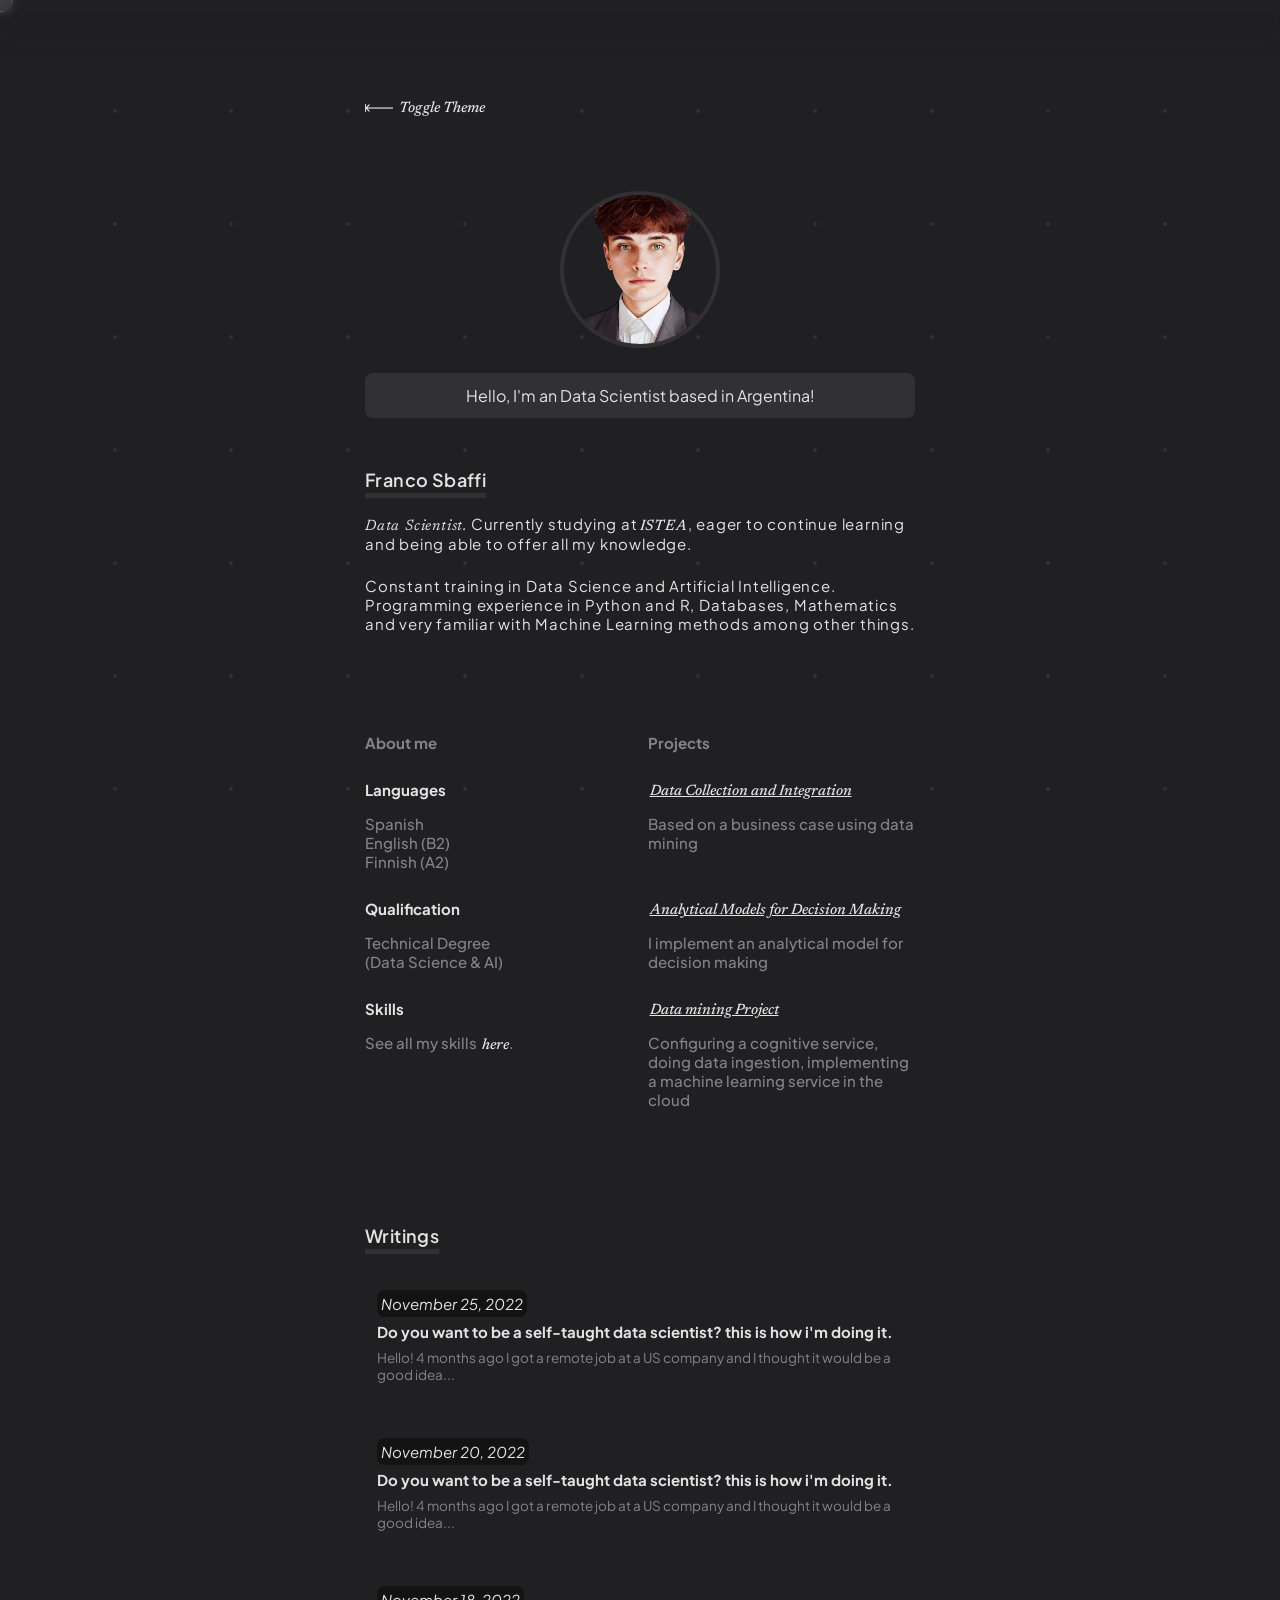
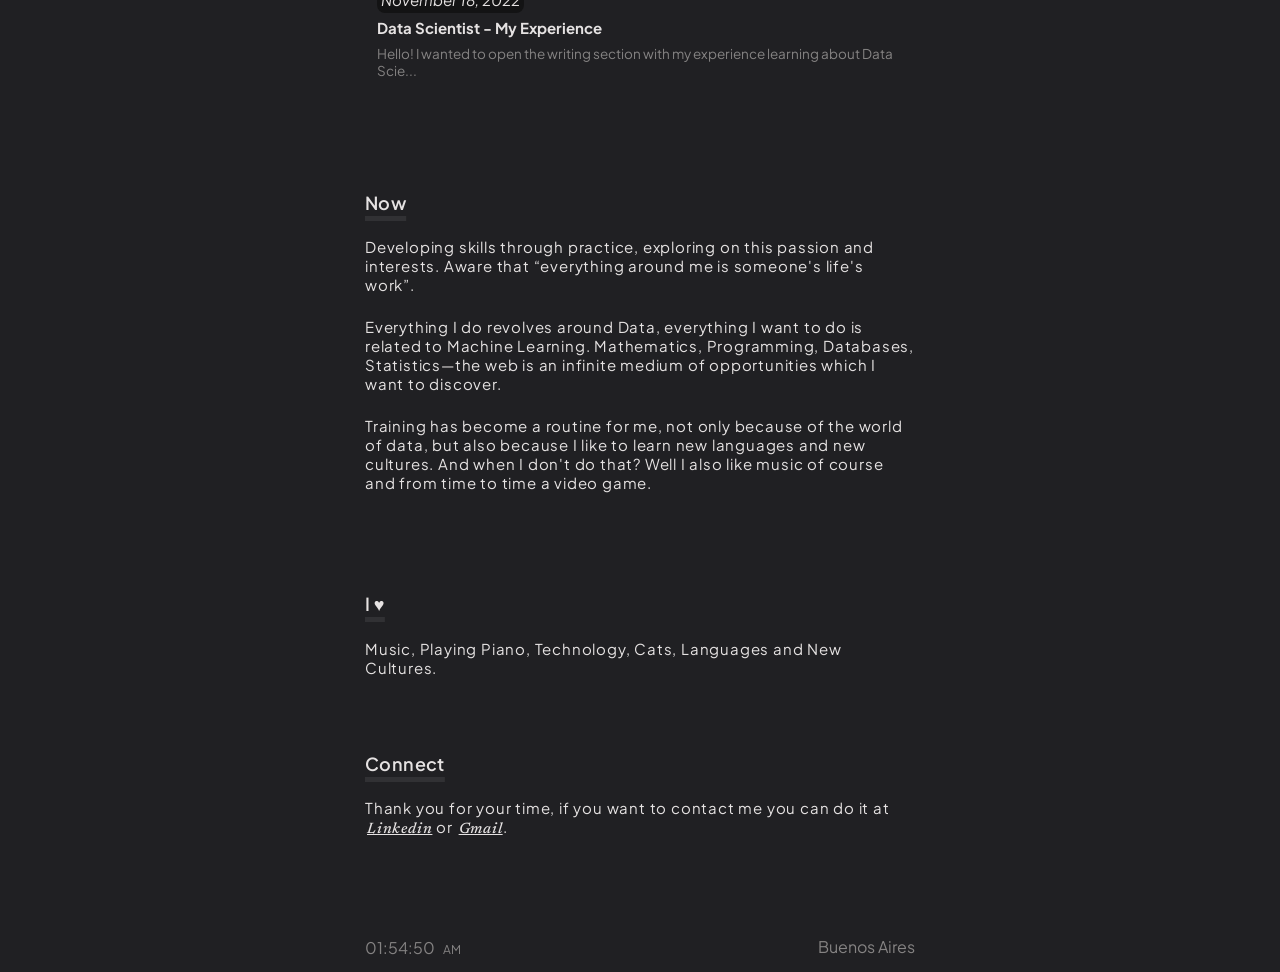
<file: index.html>
<!DOCTYPE html>
<html lang="en">

<head>
    <meta charset="UTF-8">
    <meta http-equiv="X-UA-Compatible" content="IE=edge">
    <meta name="viewport" content="width=device-width, initial-scale=1.0">
    <title>Franco Sbaffi - Homepage</title>
    <link rel="icon" href="assets/img/Icon.svg">
    <link rel="stylesheet" href="assets/css/style.css">
</head>

<body>

    <!-- Bg Animation Effect Start -->
    <div class="bg-animation-effect"></div>
    <!-- Bg Animation Effect End -->


    <!-- START CURSOR -->

    <div class="container cursor outer"></div>
    <div class="container cursor inner"></div>

    <!-- END CURSOR -->

    <!-- START NAVBAR -->

    <nav class="navbar">
    </nav>
    
    <!-- END NAVBAR -->


    <!-- START ARTICLE -->

    <main class="container fade-in">
        <article class="sec-padding">
            <div class="arrow-back">
                <img class="arrow-img" src="assets/img/arrow.png" alt="arrow">
                <a class="btn link" href="#">Toggle Theme</a>
            </div>
            <div class="align-start">
                <div>
                    <div class="img-content">
                        <img class="profile-img" src="assets/img/Profile.png" alt="Picture">
                    </div>     
                    <p class="presentation">Hello, I'm an Data Scientist based in Argentina!</p>
                </div>
                <h1 class="title hover-me">
                    Franco Sbaffi
                </h1>
                <p class="sub-title"><span>Data Scientist.</span> Currently studying at<a class="link" href="https://www.istea.edu.ar/tecnicatura-superior-en-ciencias-de-datos" target="_blank">ISTEA</a>, eager to continue learning and being able to offer all my knowledge.</p>
            </div>
            <div class="align-start">
                <p class="sub-title">
                    Constant training in Data Science and Artificial Intelligence. Programming experience in Python and R, Databases, Mathematics and very familiar with Machine Learning methods among other things.
                </p>
            </div>
            <div class="sec-grid sec-padding">
                <h3>About me</h3>
                <h3>Projects</h3>
                <p class="dot">Languages</p>
                <p class="dot"><a class="project-link btn link" href="#">Data Collection and Integration</a></p>
                <p class="desc">Spanish <br> English (B2) <br> Finnish (A2)</p>
                <p class="desc">Based on a business case using data mining </p>
                <p class="dot">Qualification</p>
                <p class="dot"><a class="project-link link" href="#">Analytical Models for Decision Making</a></p>
                <p class="desc">Technical Degree <br> (Data Science & AI)</p>
                <p class="desc">I implement an analytical model for decision making</p>
                <p class="dot">Skills</p>
                <p class="dot"><a class="project-link link" href="#">Data mining Project</a></p>
                <p class="desc">See all my skills <a class="link" href="https://www.linkedin.com/in/franco-sbaffi/details/skills/" target="_blank">here</a>.</p>
                <p class="desc">Configuring a cognitive service, doing data ingestion, implementing a machine learning service in the cloud</p>
                <p></p>
            </div>
            <div>
                <div class="post-content">
                    <h2>Writings</h2>
                    <a href="#">
                        <div class="content-wr">
                            <span class="date-wr">November 25, 2022</span>
                            <h3 class="title-wr">Do you want to be a self-taught data scientist? this is how i'm doing it.</h3>
                            <p class="sub-title-wr">Hello! 4 months ago I got a remote job at a US company and I thought it would be a good idea...</p> 
                        </div>
                    </a>
                    <a href="#">
                        <div class="content-wr">
                            <span class="date-wr">November 20, 2022</span>
                            <h3 class="title-wr">Do you want to be a self-taught data scientist? this is how i'm doing it.</h3>
                            <p class="sub-title-wr">Hello! 4 months ago I got a remote job at a US company and I thought it would be a good idea...</p> 
                        </div>
                    </a>
                    <a href="assets/pages/roadmap.html">
                        <div class="content-wr">
                            <span class="date-wr">November 18, 2022</span>
                            <h3 class="title-wr">Data Scientist - My Experience</h3>
                            <p class="sub-title-wr">Hello! I wanted to open the writing section with my experience learning about Data Scie...</p> 
                        </div>
                    </a>      
                </div>
            </div>
            <div class="sec-padding">
                <h2>Now</h2>
                <p class="sub-title">Developing skills through practice, exploring on this passion and interests. Aware that “everything around me is someone's life's work”.</p>
                <p class="sub-title">Everything I do revolves around Data, everything I want to do is related to Machine Learning. Mathematics, Programming, Databases, Statistics—the web is an infinite medium of opportunities which I want to discover.</p>
                <p class="sub-title">Training has become a routine for me, not only because of the world of data, but also because I like to learn new languages and new cultures. And when I don't do that? Well I also like music of course and from time to time a video game.</p>
            </div>
            <div class="low-sec_padding">
                <h2>I ♥</h2>
                <p class="sub-title">Music, Playing Piano, Technology, Cats, Languages and New Cultures.</p>
            </div>
            <div>
                <h2>Connect</h2>
                <p class="sub-title">Thank you for your time, if you want to contact me you can do it at<a class="btn link social" href="https://www.linkedin.com/in/franco-sbaffi/" target="_blank"><span>Linkedin</span></a> or <a class="btn link social" href="mailto:sbaffids@gmail.com" target="_blank"><span>Gmail</span></a>.</p>
            </div>
        </article>     
    </main>

    <!-- END ARTICLE -->

    <!-- START CLOCK -->
    <div class="container timer fade-in">

        <div class="time">12:05:32</div>
        <div class="time-per">am</div>
        <div class="ubication_ar">Buenos Aires</div>

    </div>
    <!-- END CLOCK -->

    <script src="assets/js/script.js"></script>
</body>

</html>
</file>
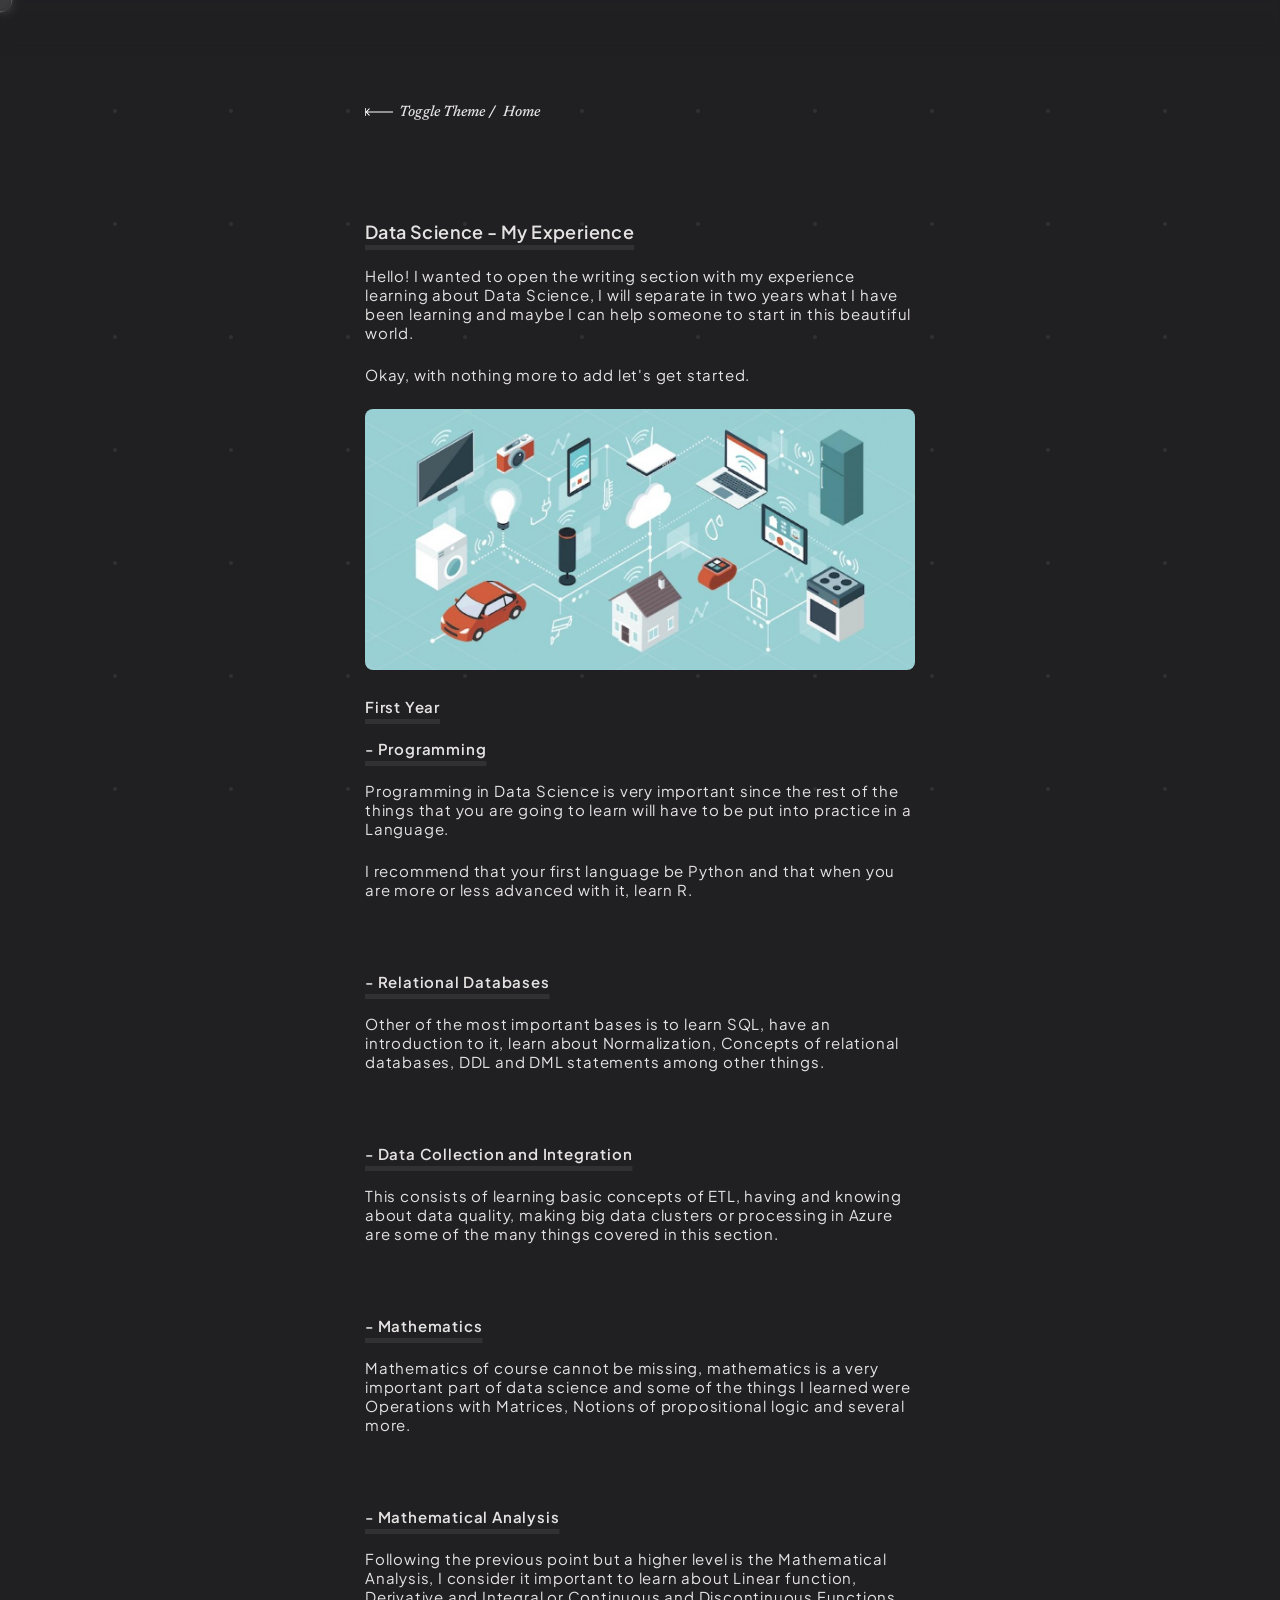
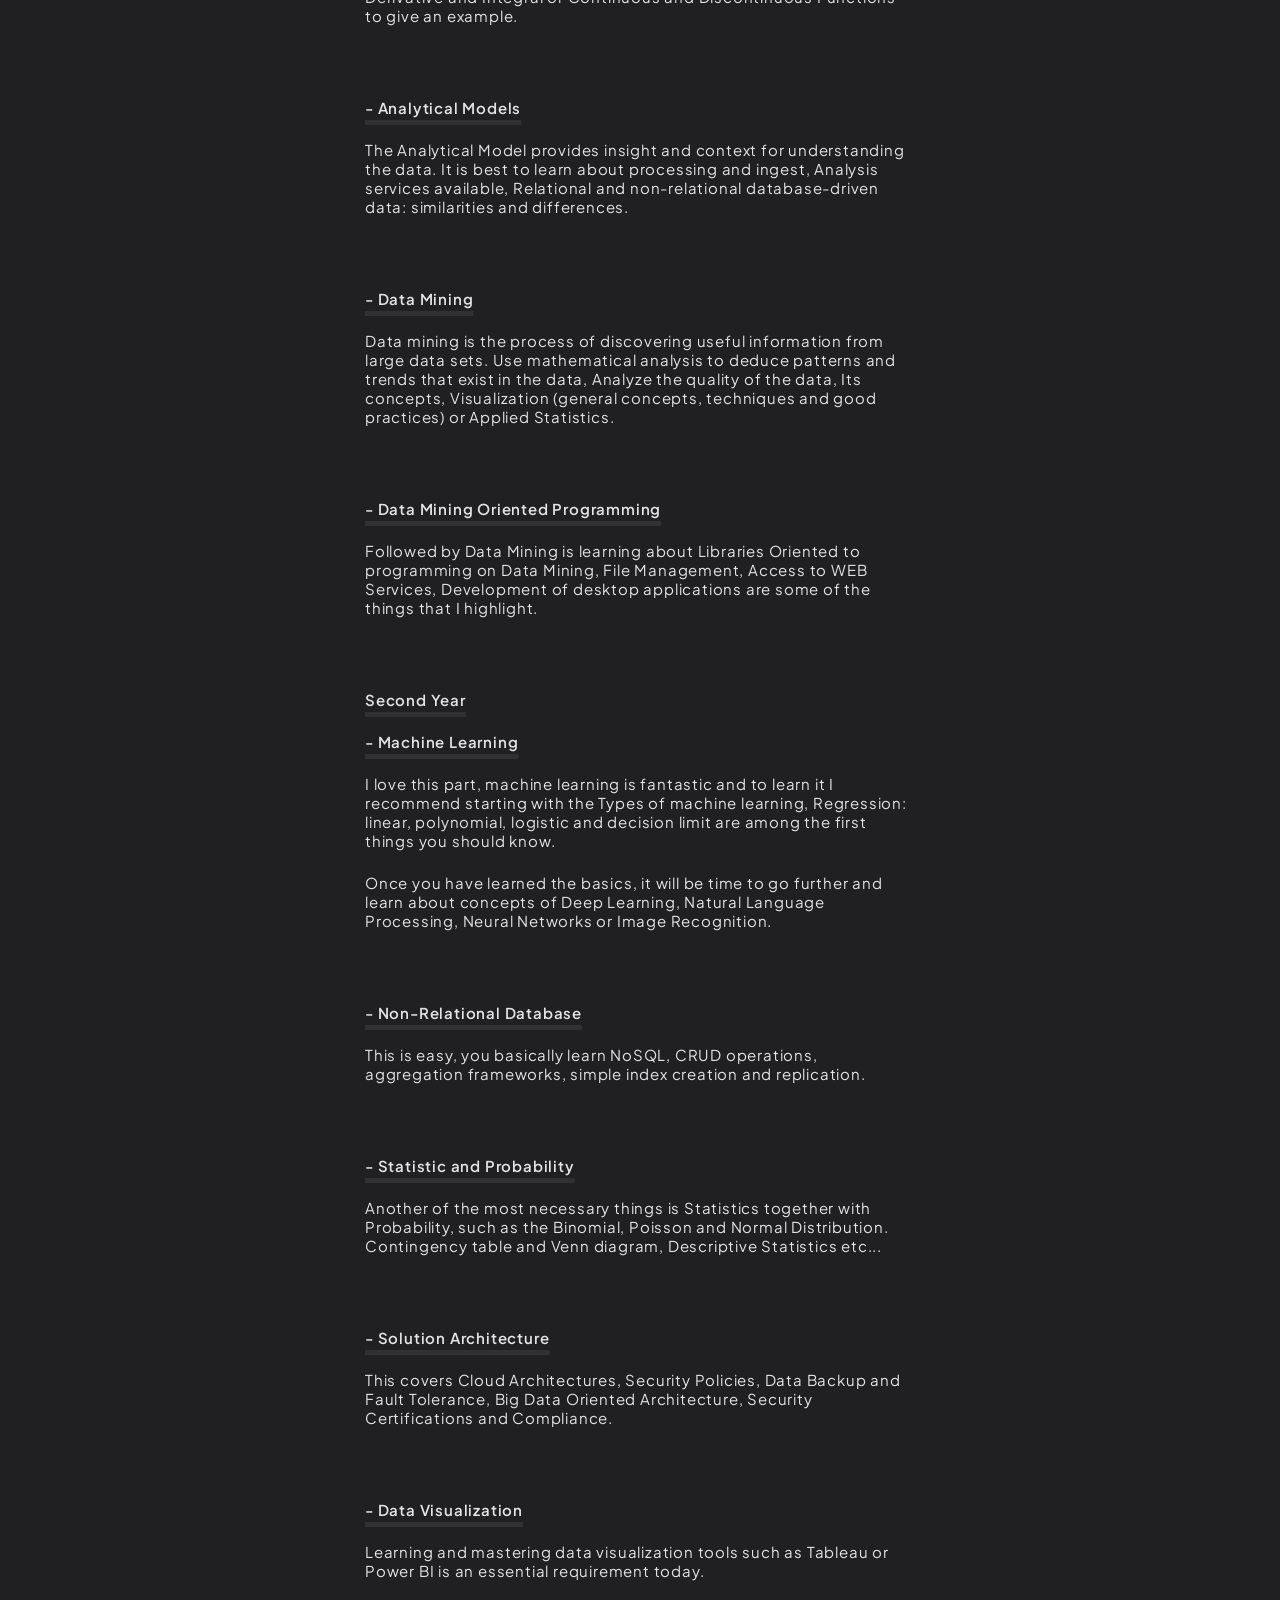
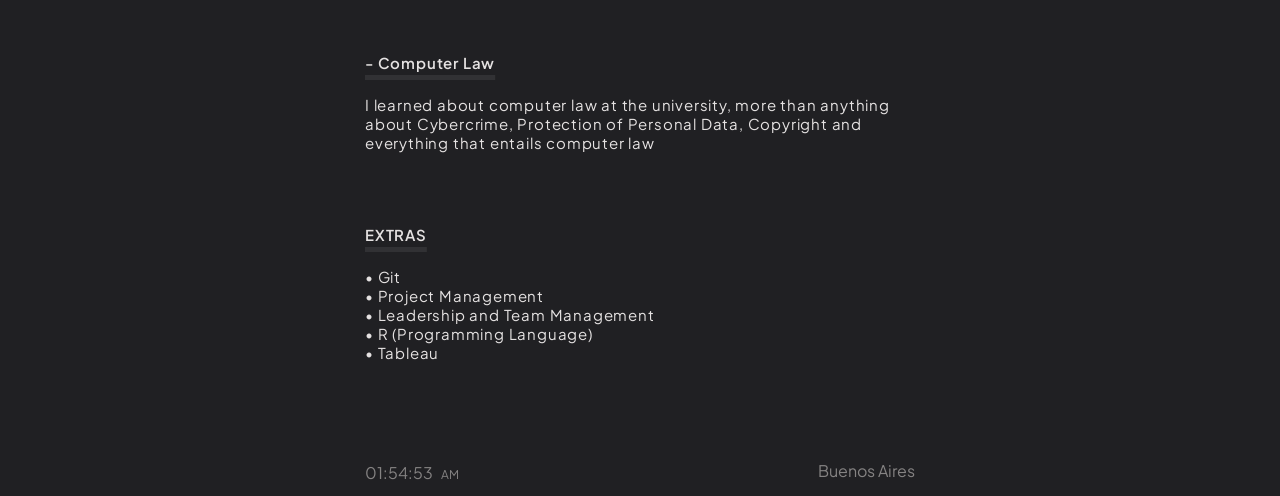
<file: assets/pages/roadmap.html>
<!DOCTYPE html>
<html lang="en">
<head>
    <meta charset="UTF-8">
    <meta http-equiv="X-UA-Compatible" content="IE=edge">
    <meta name="viewport" content="width=device-width, initial-scale=1.0">
    <title>Franco Sbafi - Writings</title>
    <link rel="icon" href="../img/Icon.svg">
    <link rel="stylesheet" href="../css/style.css"">
</head>
<body>
    
    <!-- Bg Animation Effect Start -->
    <div class="bg-animation-effect"></div>
    <!-- Bg Animation Effect End -->


    <!-- START CURSOR -->

    <div class="container cursor outer"></div>
    <div class="container cursor inner"></div>

    <!-- END CURSOR -->

    <!-- START NAVBAR -->

    <nav class="navbar">
    </nav>
    
    <!-- END NAVBAR -->

    <!-- START ROADMAP -->

    <main class="container fade-in">
        <article class="sec-padding">
            <div class="arrow-back">
                <img class="arrow-img" src="../img/arrow-back.svg" alt="arrow">
                <a class="btn link" href="#">Toggle Theme</a>
                <span class="sub-title">/</span>
                <a href="../../index.html" class="btn link">Home</a>
            </div>
            <h1 class="title hover-me">
                Data Science - My Experience 
            </h1>
            <p class="sub-title">Hello! I wanted to open the writing section with my experience learning about Data Science,  I will separate in two years what I have been learning and maybe I can help someone to start in this beautiful world.</p>
            <p class="sub-title">Okay, with nothing more to add let's get started.</p>
            <img class="banner-img" src="../img/roadmap/Banner Data Scientist.jpg" alt="">
            <h2 class="sub-title">First Year</h2>
            <div class="">
                <h2 class="sub-title">- Programming</h2>
                <p class="sub-title">Programming in Data Science is very important since the rest of the things that you are going to learn will have to be put into practice in a Language.</p>
                <p class="sub-title">I recommend that your first language be Python and that when you are more or less advanced with it, learn R.</p>
            </div>
            <div class="more-low-padding">
                <h2 class="sub-title">- Relational Databases</h2>
                <p class="sub-title">Other of the most important bases is to learn SQL, have an introduction to it, learn about Normalization, Concepts of relational databases, DDL and DML statements among other things.</p>
            </div>
            <div class="more-low-padding">
                <h2 class="sub-title">- Data Collection and Integration</h2>
                <p class="sub-title">This consists of learning basic concepts of ETL, having and knowing about data quality, making big data clusters or processing in Azure are some of the many things covered in this section.</p>
            </div>
            <div class="more-low-padding">
                <h2 class="sub-title">- Mathematics</h2>
                <p class="sub-title">Mathematics of course cannot be missing, mathematics is a very important part of data science and some of the things I learned were Operations with Matrices, Notions of propositional logic and several more.</p>
            </div>
            <div class="more-low-padding">
                <h2 class="sub-title">- Mathematical Analysis</h2>
                <p class="sub-title">Following the previous point but a higher level is the Mathematical Analysis, I consider it important to learn about Linear function, Derivative and Integral or Continuous and Discontinuous Functions to give an example.</p>
            </div>
            <div class="more-low-padding">
                <h2 class="sub-title">- Analytical Models</h2>
                <p class="sub-title">The Analytical Model provides insight and context for understanding the data. It is best to learn about processing and ingest, Analysis services available, Relational and non-relational database-driven data: similarities and differences.</p>
            </div>
            <div class="more-low-padding">
                <h2 class="sub-title">- Data Mining</h2>
                <p class="sub-title">Data mining is the process of discovering useful information from large data sets. Use mathematical analysis to deduce patterns and trends that exist in the data, Analyze the quality of the data, Its concepts, Visualization (general concepts, techniques and good practices) or Applied Statistics.</p>
            </div>
            <div class="more-low-padding">
                <h2 class="sub-title">- Data Mining Oriented Programming</h2>
                <p class="sub-title">Followed by Data Mining is learning about Libraries Oriented to programming on Data Mining, File Management, Access to WEB Services, Development of desktop applications are some of the things that I highlight.</p>
            </div>
            <div class="more-low-padding">
                <h2 class="sub-title">Second Year</h2>
            </div>
            <div class="">
                <h2 class="sub-title">- Machine Learning</h2>
                <p class="sub-title">I love this part, machine learning is fantastic and to learn it I recommend starting with the Types of machine learning, Regression: linear, polynomial, logistic and decision limit are among the first things you should know.</p>
                <p class="sub-title">Once you have learned the basics, it will be time to go further and learn about concepts of Deep Learning, Natural Language Processing, Neural Networks or Image Recognition.</p>
            </div>
            <div class="more-low-padding">
                <h2 class="sub-title">- Non-Relational Database</h2>
                <p class="sub-title">This is easy, you basically learn NoSQL, CRUD operations, aggregation frameworks, simple index creation and replication.</p>
            </div>
            <div class="more-low-padding">
                <h2 class="sub-title">- Statistic and Probability</h2>
                <p class="sub-title">Another of the most necessary things is Statistics together with Probability, such as the Binomial, Poisson and Normal Distribution. Contingency table and Venn diagram, Descriptive Statistics etc...</p>
            </div>
            <div class="more-low-padding">
                <h2 class="sub-title">- Solution Architecture</h2>
                <p class="sub-title">This covers Cloud Architectures, Security Policies, Data Backup and Fault Tolerance, Big Data Oriented Architecture, Security Certifications and Compliance.</p>
            </div>
            <div class="more-low-padding">
                <h2 class="sub-title">-  Data Visualization</h2>
                <p class="sub-title">Learning and mastering data visualization tools such as Tableau or Power BI is an essential requirement today.</p>
            </div>
            <div class="more-low-padding">
                <h2 class="sub-title">- Computer Law</h2>
                <p class="sub-title">I learned about computer law at the university, more than anything about Cybercrime, Protection of Personal Data, Copyright and everything that entails computer law</p>
            </div>
            <div class="more-low-padding">
                <h2 class="sub-title">EXTRAS</h2>
            </div>
            <p class="sub-title">• Git <br> • Project Management <br> • Leadership and Team Management <br> • R (Programming Language) <br>• Tableau</p>
        </article>
    </main>

    <!-- END ROADMAP -->

    <!-- START CLOCK -->
    <div class="container timer fade-in">

         <div class="time">12:05:32</div>
         <div class="time-per">am</div>
         <div class="ubication_ar">Buenos Aires</div>
    
       </div>
    <!-- END CLOCK -->

    <script src="../js/script.js"></script>
</body>
</html>
</file>
<file: assets/css/style.css>
/* FONTS */
@import url('https://fonts.googleapis.com/css2?family=Plus+Jakarta+Sans:wght@200;300;400;500;600;700;800&display=swap');
@import url('https://fonts.googleapis.com/css2?family=Newsreader:opsz,wght@6..72,200;6..72,300;6..72,400;6..72,500;6..72,600&display=swap');


/* VARIABLES */

:root {
    --background: #202023;
    --background-animated: #313134;
    --white: #e5e2e2;
    --dark: #293241;
    --font-primary: 'Plus Jakarta Sans', sans-serif;
    --font-secondary: 'Newsreader', serif;
    --border-cursor: #f7f7f770;
    --inner-cursor: #f7f7f720;
    --inner-hover: #f7f7f7;
    --scrollbar: #3f3c3c;
    --opacity: #858383;
    --post-bg: #131314;
}

::selection {
    background: var(--background-animated);
    color: var(--white);
}

.fade-in {
    animation: fadeIn ease 2.5s;
    -webkit-animation: fadeIn ease 2.5s;
    -moz-animation: fadeIn ease 2.5s;
    -o-animation: fadeIn ease 2.5s;
    -ms-animation: fadeIn ease 2.5s;
}


@keyframes fadeIn {
    0% {
        opacity: 0;
    }

    100% {
        opacity: 1;
    }
}

@-moz-keyframes fadeIn {
    0% {
        opacity: 0;
    }

    100% {
        opacity: 1;
    }
}

@-webkit-keyframes fadeIn {
    0% {
        opacity: 0;
    }

    100% {
        opacity: 1;
    }
}

@-o-keyframes fadeIn {
    0% {
        opacity: 0;
    }

    100% {
        opacity: 1;
    }
}

@-ms-keyframes fadeIn {
    0% {
        opacity: 0;
    }

    100% {
        opacity: 1;
    }
}


/*  GLOBALS SETTING  */

* {
    margin: 0;
    padding: 0;
    box-sizing: border-box;
}

body {
    background-color: var(--background);
    font-family: 'Plus Jakarta Sans', sans-serif;
    font-family: 'Newsreader', serif;
    cursor: none;
    overflow-x: hidden;
}

body.dark {
    --background: #f0e7db;
    --background-animated: #d3c9bc;
    --white: #181a1f;
    --font-primary: 'Plus Jakarta Sans', sans-serif;
    --font-secondary: 'Newsreader', serif;
    --border-cursor: #1d1c1c70;
    --inner-cursor: #07070720;
    --inner-hover: #f7f7f7;
    --scrollbar: #b8acac;
    --post-bg: #d3c9bc;
}

body.dark .arrow-img {
    -webkit-filter: var(--white);
    filter: invert(100%);
}

body::-webkit-scrollbar {
    width: 15px;
}

body::-webkit-scrollbar-track {
    background: var(--background);
}

body::-webkit-scrollbar-thumb {
    background-color: var(--background-animated);
    border-radius: 3px;
}

a {
    text-decoration: none;
    cursor: none;
}

.container {
    max-width: 550px;
    margin: 0 auto;
    width: 90%;
}

.min-vh-100 {
    min-height: 100vh;
}

.row {
    display: flex;
    flex-wrap: wrap;
}

.sec-padding {
    padding: 100px 0;
}

.low-sec_padding {
    padding-bottom: 75px;
}

.more-low-padding {
    padding-top: 50px;
}

/* MAIN START */

.navbar {
    position: fixed;
    height: 3.5em;
    width: 100%;
    backdrop-filter: blur(5px);
    opacity: .95;
    -webkit-backdrop-filter: blur(5px);
    -webkit-mask-image: linear-gradient(#000 25%, transparent);
    mask-image: linear-gradient(#000 25%, transparent);
}

.cursor {
    position: absolute;
    width: 25px;
    height: 25px;
    border-radius: 50%;
    transform: translate(-50%, -50%);
    pointer-events: none;
}

.outer {
    border: 1px solid var(--border-cursor);
}

.inner {
    background: var(--inner-cursor);
    transition: 250ms ease-out;
}

.cursor.hover {
    transform: translate(-50%, -50%) scale(3);
    transition: transform 250ms ease-in-out;
}

.inner.hover {
    background: var(--inner-hover);
    mix-blend-mode: difference;
}

main {
    display: flex;
    align-items: flex-start;
    justify-content: flex-start;
}

.arrow-back {
    padding-bottom: 50px;
}

.btn {
    display: inline-block;
}

.link {
    font-size: 15px;
    font-weight: 500;
    font-style: italic;
    padding-left: 2px;
    color: var(--white);
    font-family: var(--font-secondary);
}

.link:hover {
    text-decoration: underline;
}

.back-home {
    font-style: italic;
    font-family: var(--font-secondary);
    color: var(--white);
    padding-left: 2px;
}

.back-home:hover {
    text-decoration: underline;
}

.back-post {
    background-color: var(--background-animated);
    border-radius: 3px;
    padding: 1px;
}

.img-content {
    display: flex;
    align-items: center;
    justify-content: center;
    margin-top: 25px;
    margin-bottom: 25px;
}

.profile-img {
    width: 160px;
    border-radius: 50%; 
    background-color: var(--background);
    border: 4px solid var(--background-animated); 
}

.presentation {
    background: var(--background-animated);
    padding: 12px;
    margin-bottom: 15px;
    border-radius: 8px;
    color: var(--white);
    font-family: var(--font-primary);
    text-align: center;
}

.title {
    color: var(--white);
    letter-spacing: 0.4px;
    font-size: 18px;
    font-weight: 600;
    font-family: var(--font-primary);
    margin-top: 50px;
    text-decoration: 5px underline;
    text-underline-offset: 6px;
    text-decoration-color: var(--background-animated);
}

span {
    font-size: 15px;
    font-style: italic;
    font-family: var(--font-secondary);
}

.sub-title {
    color: var(--white);
    letter-spacing: 0.8px;
    padding-top: 23px;
    font-family: var(--font-primary);
    font-size: 15px;
}

.project-link {
    color: var(--white);
    text-decoration: underline;
}

/* GRID TABLE */

.sec-grid {
    display: grid;
    grid-gap: 15px;
    text-align: left;
    grid-template-columns: 1fr 1fr;
    align-items: left;
    max-width: 1080px;
    margin: auto;
}

h3 {
    font-family: var(--font-primary);
    font-size: 15px;
    color: var(--opacity);
}

.dot {
    color: var(--white);
    font-family: var(--font-primary);
    position: relative;
    place-self: center stretch;
    font-size: 15px;
    font-weight: 700;
    padding-top: 12px;
}

.dot::after {
    position: absolute;
    font-size: 0.75em;
    right: -12px;
}


.desc {
    font-size: 15px;
    font-family: var(--font-primary);
    color: var(--opacity);
    font-weight: 500;
}

/* WRITING CONTENT */

.content-wr{
    margin-top: 35px;
    padding: 12px;
}

.content-wr:hover {
    background-color: var(--post-bg);
    border-radius: 8px;
    transition: all .35s;
}

.date-wr {
    font-family: var(--font-primary);
    color: var(--white);
    background-color: var(--post-bg);
    border-radius: 8px;
    padding: 4px;
}

.title-wr {
    margin-top: 8px;
    font-family: var(--font-primary);
    color: var(--white);
}

.sub-title-wr {
    margin-top: 8px;
    font-size: 13.5px;
    font-family: var(--font-primary);
    color: var(--opacity);
}

/* CONNECT */

h2 {
    color: var(--white);
    font-family: var(--font-primary);
    letter-spacing: 0.4px;
    font-size: 18px;
    font-weight: 600;
    text-decoration: 5px underline;
    text-underline-offset: 6px;
    text-decoration-color: var(--background-animated);
}

.social {
    color: var(--white);
    text-decoration: 1px underline;
    font-weight: 500;
}

.timer {
    font-family: var(--font-primary);
    padding-bottom: 15px;
}

.time {
    color: var(--opacity);
    font-size: 16px;
    display: inline-block;
}

.time-per {
    color: var(--opacity);
    display: inline-block;
    text-transform: uppercase;
    font-size: 12px;
    margin-left: 5px;
}

.ubication_ar {
    display: flex;
    justify-content: end;
    text-align: end;
    color: var(--opacity);
    margin-top: -22.5px;
}

/* ROADMAP */

.banner-img {
    width: 100%;
    border-radius: 8px;
    margin-top: 25px;
}

/* BACKGROUND ANIMATION EFFECT */

.bg-animation-effect {
    position: fixed;
    left: 0;
    top: 0;
    height: 100%;
    width: 100%;
    z-index: -1;
    display: flex;
    flex-wrap: wrap;
    align-content: space-evenly;
}

.bg-animation-effect div {
    height: 4px;
    width: 4px;
    background-color: var(--background-animated);
    margin-left: calc((100% - 40px) / 11);
    border-radius: 50%;
}

.bg-animation-effect div:nth-child(even) {
    animation: evenItems 9s linear infinite;
}

@keyframes evenItems {
    0% {
        transform: translateY(0vh);
    }

    100% {
        transform: translateY(12.5vh);
    }
}

.bg-animation-effect div:nth-child(odd) {
    animation: oddItems 8s linear infinite;
}

@keyframes oddItems {
    0% {
        transform: translateY(0vh);
    }

    100% {
        transform: translateY(-12.5vh);
    }
}

/* RESPONSIVE */

@media screen and (max-width: 767px) {
    .cursor {
        display: none;
    }
}

@media(max-width:767px) {

    .bg-animation-effect .col-7,
    .bg-animation-effect .col-6 {
        display: none;
    }

    .bg-animation-effect div {
        margin-left: calc((100% - 20px) / 6);
    }

    .portfolio-item {
        width: calc(100% - 30px);
    }
}
</file>
